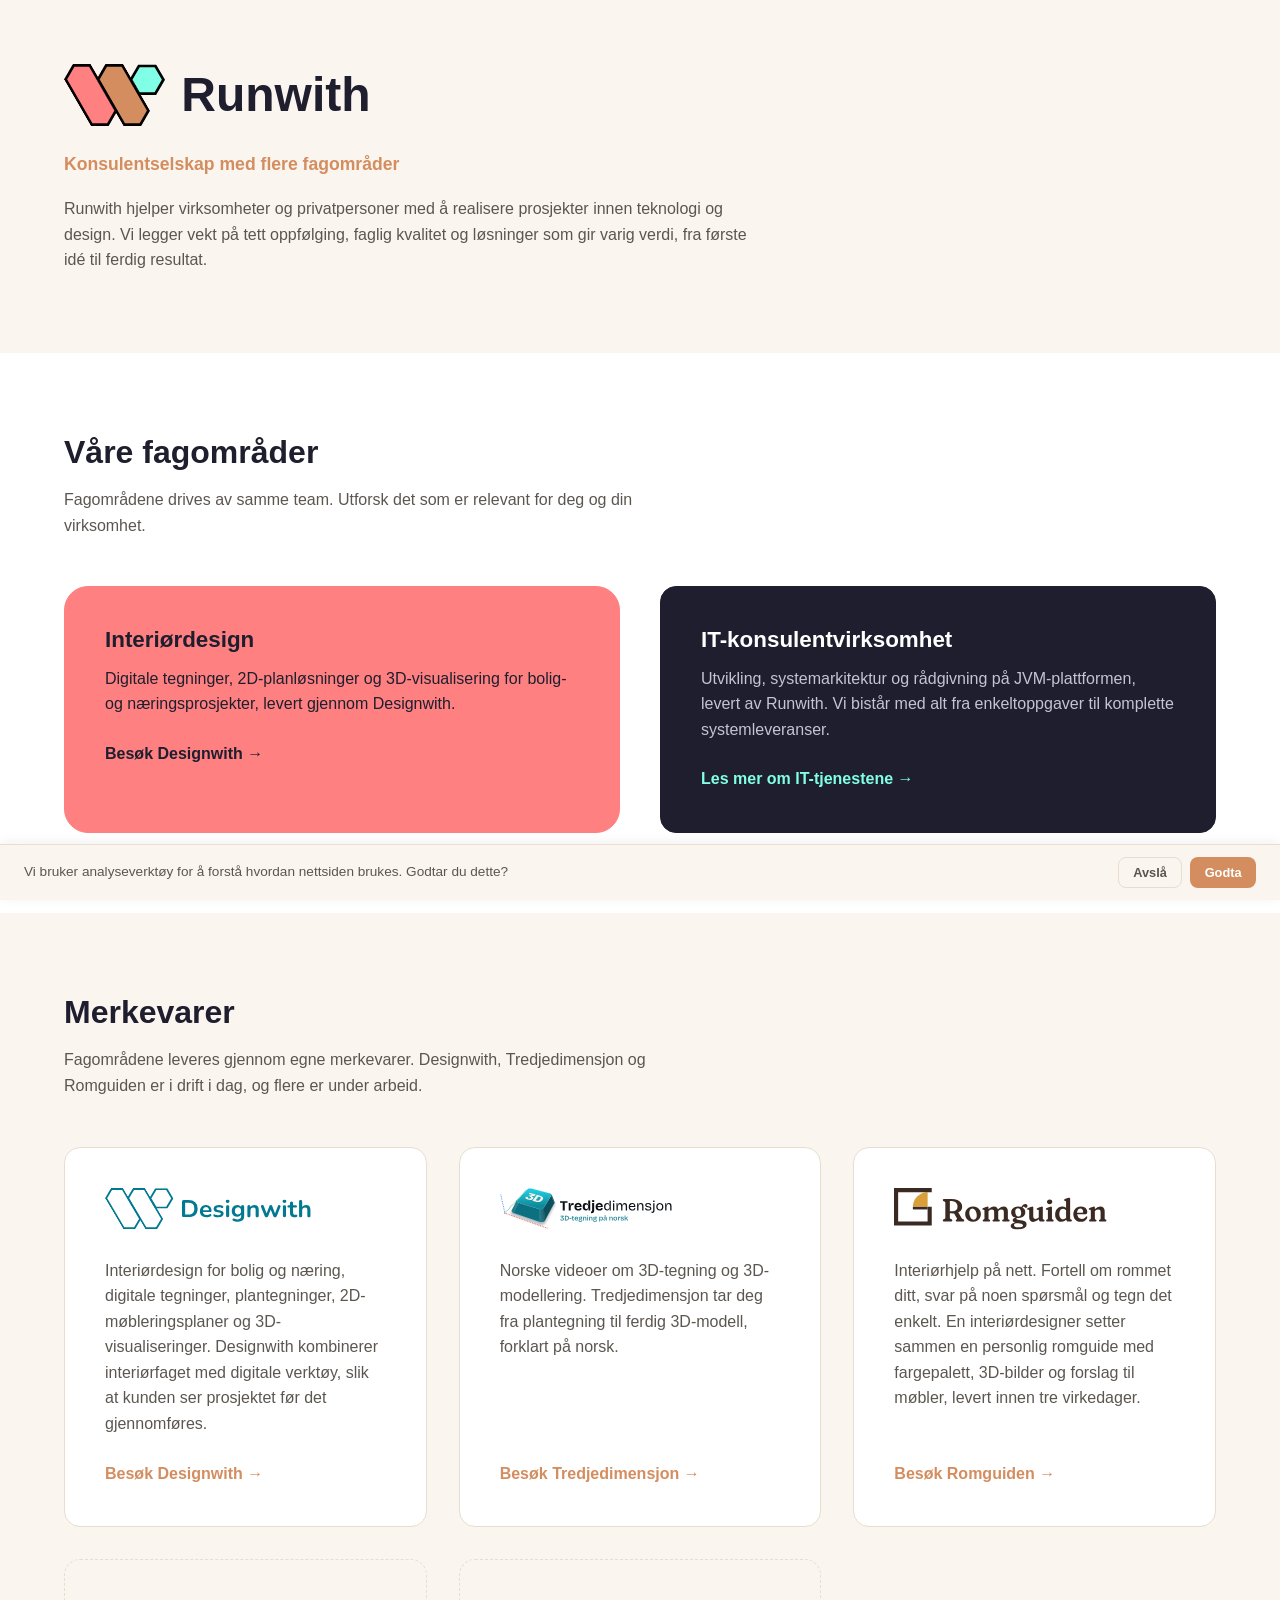
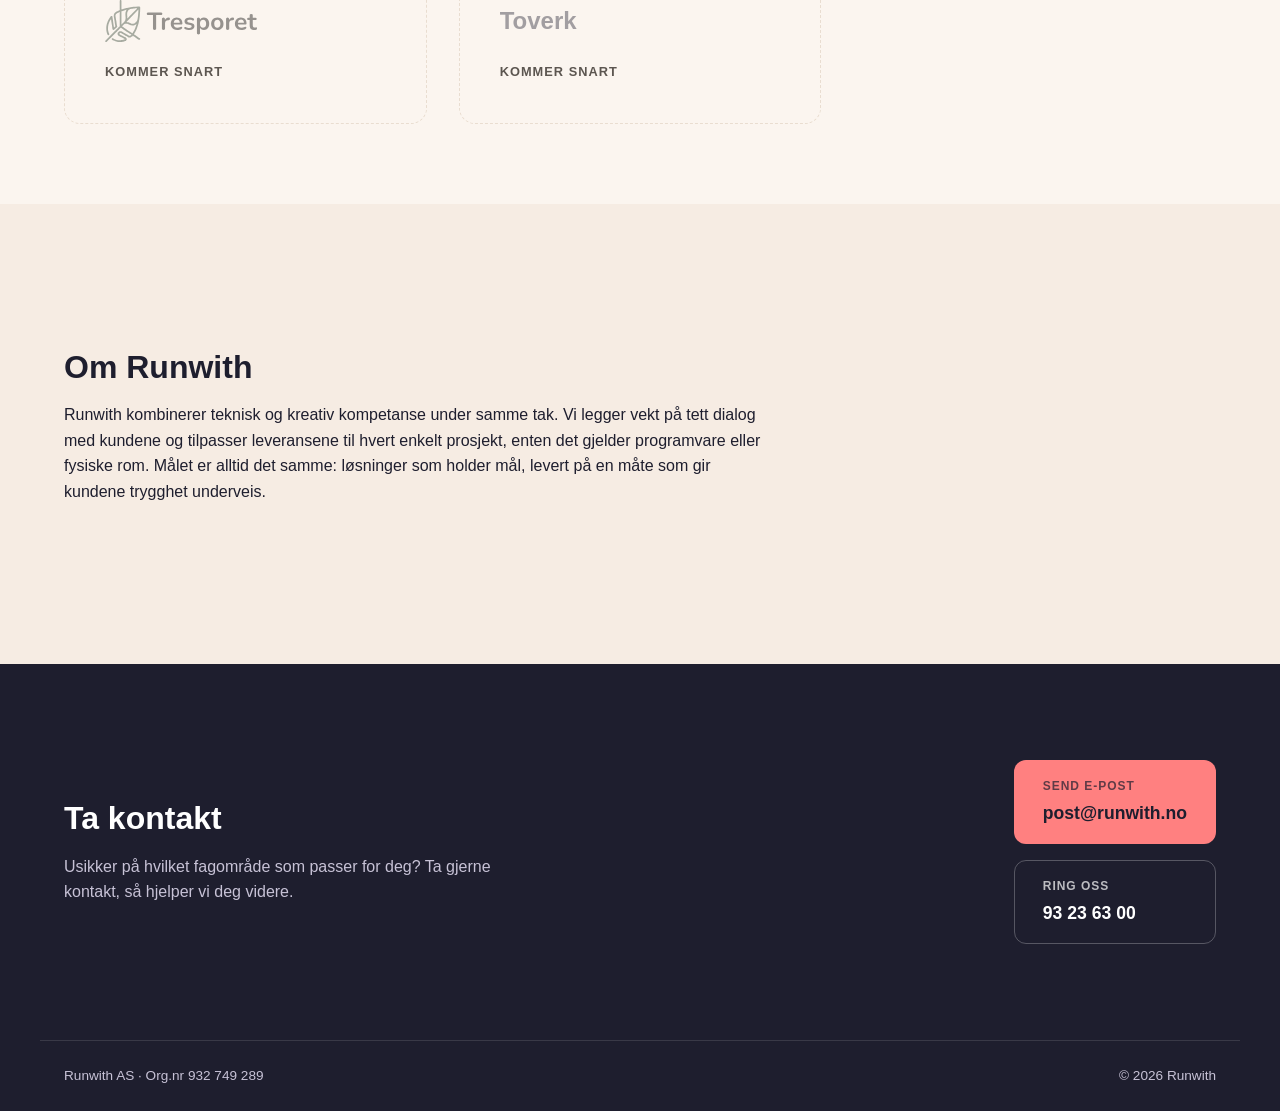
<file: index.html>
<!DOCTYPE html>
<html lang="nb">
<head>
	<meta name="generator" content="Hugo 0.165.0">
  <meta charset="utf-8">
  <meta name="viewport" content="width=device-width, initial-scale=1">
  <title>Runwith</title>
  <meta name="description" content="Runwith er et konsulentselskap med flere fagområder, blant annet IT-konsulentvirksomhet og interiørdesign.">
  <link rel="canonical" href="https://runwith.no/">
<meta name="build-sha" content="03bbdcb35a2221e82fb2ed87e37a9d8ed43ae4a5">
  <link rel="icon" href="/images/favicon.png">
  
  
  <link rel="stylesheet" href="/css/style.301e929e1720c7377758e61aab843194b9a03691318ada21baa365d23708e183.css">
  

  <meta property="og:type" content="website">
  <meta property="og:site_name" content="Runwith">
  <meta property="og:title" content="Runwith">
  <meta property="og:description" content="Runwith er et konsulentselskap med flere fagområder, blant annet IT-konsulentvirksomhet og interiørdesign.">
  <meta property="og:url" content="https://runwith.no/">
  <meta property="og:image" content="https://runwith.no/images/color.fill_.png">
  <meta property="og:locale" content="nb_NO">
  <meta name="twitter:card" content="summary">
  <meta name="twitter:title" content="Runwith">
  <meta name="twitter:description" content="Runwith er et konsulentselskap med flere fagområder, blant annet IT-konsulentvirksomhet og interiørdesign.">
  <meta name="twitter:image" content="https://runwith.no/images/color.fill_.png">

  
  <script type="application/ld+json">
  {
    "@context": "https://schema.org",
    "@type": "Organization",
    "name": "Runwith",
    "url": "https:\/\/runwith.no\/",
    "logo": "https:\/\/runwith.no\/images\/color.fill_.png",
    "email": "post@runwith.no",
    "telephone": "+4793236300",
    "sameAs": ["https:\/\/designwith.no"]
  }
  </script>
  
  
<script>
  window.dataLayer = window.dataLayer || [];
  function gtag() { dataLayer.push(arguments); }

  window.loadAnalytics = function () {
    if (window.gaLoaded) return;
    window.gaLoaded = true;
    var script = document.createElement('script');
    script.async = true;
    script.src = 'https://www.googletagmanager.com/gtag/js?id=G-60W196FGG6';
    document.head.appendChild(script);
    gtag('js', new Date());
    gtag('config', 'G-60W196FGG6');
  };

  if (localStorage.getItem('cookie-consent') === 'accepted') {
    window.loadAnalytics();
  }
</script>


</head>
<body>
  

<header class="hero hero--neutral">
  <div class="hero-inner hero-inner--wide">
    <div class="hero-content">
      
      <h1 class="hero-title">
        <img class="hero-mark" src="/images/runwith-mark.svg" alt=""><span>Runwith</span>
      </h1>
      <p class="lead">Konsulentselskap med flere fagområder</p>
      <p>Runwith hjelper virksomheter og privatpersoner med å realisere prosjekter innen teknologi og design. Vi legger vekt på tett oppfølging, faglig kvalitet og løsninger som gir varig verdi, fra første idé til ferdig resultat.</p>
    </div>
    
  </div>
</header>

<main>
  
  
<section id="areas" class="section section-areas">
  <h2>Våre fagområder</h2>
  <p class="section-intro">Fagområdene drives av samme team. Utforsk det som er relevant for deg og din virksomhet.</p>
  <div class="grid grid-2">
    
    
    
    <a class="card card--panel card--creative" href="https://designwith.no">
      <h3>Interiørdesign</h3>
      <p>Digitale tegninger, 2D-planløsninger og 3D-visualisering for bolig- og næringsprosjekter, levert gjennom Designwith.</p>
      <span class="card-cta">Besøk Designwith →</span>
    </a>
    
    
    
    
    <a class="card card--panel card--dark" href="/it/">
      <h3>IT-konsulentvirksomhet</h3>
      <p>Utvikling, systemarkitektur og rådgivning på JVM-plattformen, levert av Runwith. Vi bistår med alt fra enkeltoppgaver til komplette systemleveranser.</p>
      <span class="card-cta">Les mer om IT-tjenestene →</span>
    </a>
    
    
  </div>
</section>

  

  
  
<section id="brands" class="section section-brands">
  <div class="section-brands-inner">
    <h2>Merkevarer</h2>
    <p class="section-intro">Fagområdene leveres gjennom egne merkevarer. Designwith, Tredjedimensjon og Romguiden er i drift i dag, og flere er under arbeid.</p>
    <div class="brand-grid">
      
      
      
      <a class="brand-card" href="https://designwith.no">
        <img class="brand-logo" src="/images/brands/designwith-lockup.svg" alt="Designwith">
        <p class="brand-desc">Interiørdesign for bolig og næring, digitale tegninger, plantegninger, 2D-møbleringsplaner og 3D-visualiseringer. Designwith kombinerer interiørfaget med digitale verktøy, slik at kunden ser prosjektet før det gjennomføres.</p>
        <span class="card-cta">Besøk Designwith →</span>
      </a>
      
      
      
      
      <a class="brand-card" href="https://tredjedimensjon.no">
        <img class="brand-logo" src="/images/brands/tredjedimensjon-lockup.svg" alt="Tredjedimensjon">
        <p class="brand-desc">Norske videoer om 3D-tegning og 3D-modellering. Tredjedimensjon tar deg fra plantegning til ferdig 3D-modell, forklart på norsk.</p>
        <span class="card-cta">Besøk Tredjedimensjon →</span>
      </a>
      
      
      
      
      <a class="brand-card" href="https://romguiden.no">
        <img class="brand-logo" src="/images/brands/romguiden-lockup.svg" alt="Romguiden">
        <p class="brand-desc">Interiørhjelp på nett. Fortell om rommet ditt, svar på noen spørsmål og tegn det enkelt. En interiørdesigner setter sammen en personlig romguide med fargepalett, 3D-bilder og forslag til møbler, levert innen tre virkedager.</p>
        <span class="card-cta">Besøk Romguiden →</span>
      </a>
      
      
      
      
      <div class="brand-card brand-card--pending">
        
        <img class="brand-logo" src="/images/brands/tresporet-lockup.svg" alt="Tresporet">
        
        <p class="brand-status">Kommer snart</p>
      </div>
      
      
      
      
      <div class="brand-card brand-card--pending">
        
        <p class="brand-wordmark">Toverk</p>
        
        <p class="brand-status">Kommer snart</p>
      </div>
      
      
    </div>
  </div>
</section>

  

  
  
<section id="about" class="section section-alt">
  <div class="split split--text-only">
    <div class="split-content">
      <h2>Om Runwith</h2>
      <p>Runwith kombinerer teknisk og kreativ kompetanse under samme tak. Vi legger vekt på tett dialog med kundene og tilpasser leveransene til hvert enkelt prosjekt, enten det gjelder programvare eller fysiske rom. Målet er alltid det samme: løsninger som holder mål, levert på en måte som gir kundene trygghet underveis.</p>
    </div>
    
  </div>
</section>

  

</main>

<footer class="site-end">
  <div class="site-end-inner">
    
    <div class="site-end-cta">
      <h2>Ta kontakt</h2>
      <p>Usikker på hvilket fagområde som passer for deg? Ta gjerne kontakt, så hjelper vi deg videre.</p>
    </div>
    
    <div class="site-end-actions">
      <a class="btn btn--primary" href="mailto:post@runwith.no">
        <span class="btn-label">Send e-post</span>
        <span class="btn-value">post@runwith.no</span>
      </a>
      
      <a class="btn btn--ghost" href="tel:+4793236300">
        <span class="btn-label">Ring oss</span>
        <span class="btn-value">93 23 63 00</span>
      </a>
      
    </div>
  </div>
  <div class="site-end-meta">
    <p>Runwith AS · Org.nr 932 749 289</p>
    <p>&copy; 2026 <a href="/">Runwith</a></p>
  </div>
</footer>


  
<div id="consent-banner" class="consent-banner" hidden>
  <p>Vi bruker analyseverktøy for å forstå hvordan nettsiden brukes. Godtar du dette?</p>
  <div class="consent-actions">
    <button id="consent-decline" class="consent-btn consent-btn--decline" type="button">Avslå</button>
    <button id="consent-accept" class="consent-btn consent-btn--accept" type="button">Godta</button>
  </div>
</div>
<script>
  (function () {
    var banner = document.getElementById('consent-banner');
    if (!localStorage.getItem('cookie-consent')) {
      banner.hidden = false;
    }
    document.getElementById('consent-accept').addEventListener('click', function () {
      localStorage.setItem('cookie-consent', 'accepted');
      banner.hidden = true;
      if (window.loadAnalytics) window.loadAnalytics();
    });
    document.getElementById('consent-decline').addEventListener('click', function () {
      localStorage.setItem('cookie-consent', 'declined');
      banner.hidden = true;
    });
  })();
</script>


</body>
</html>
</file>
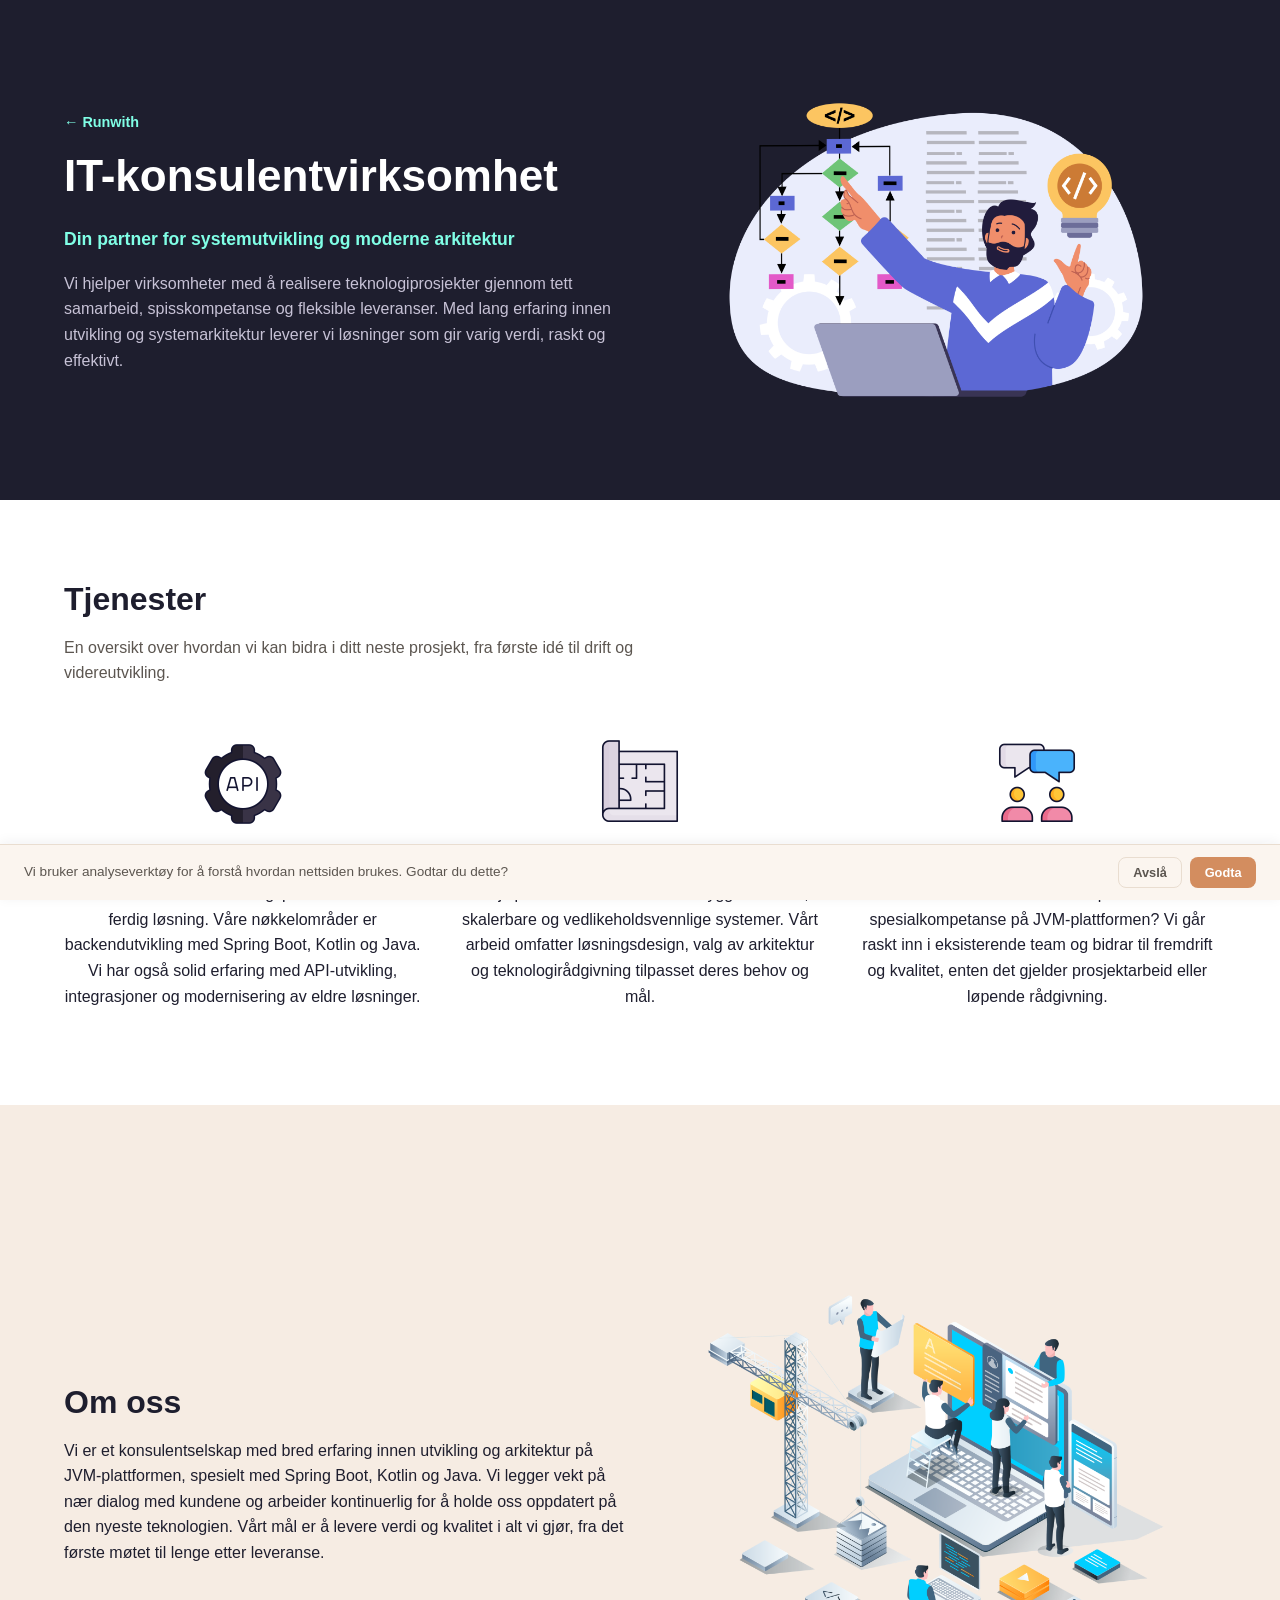
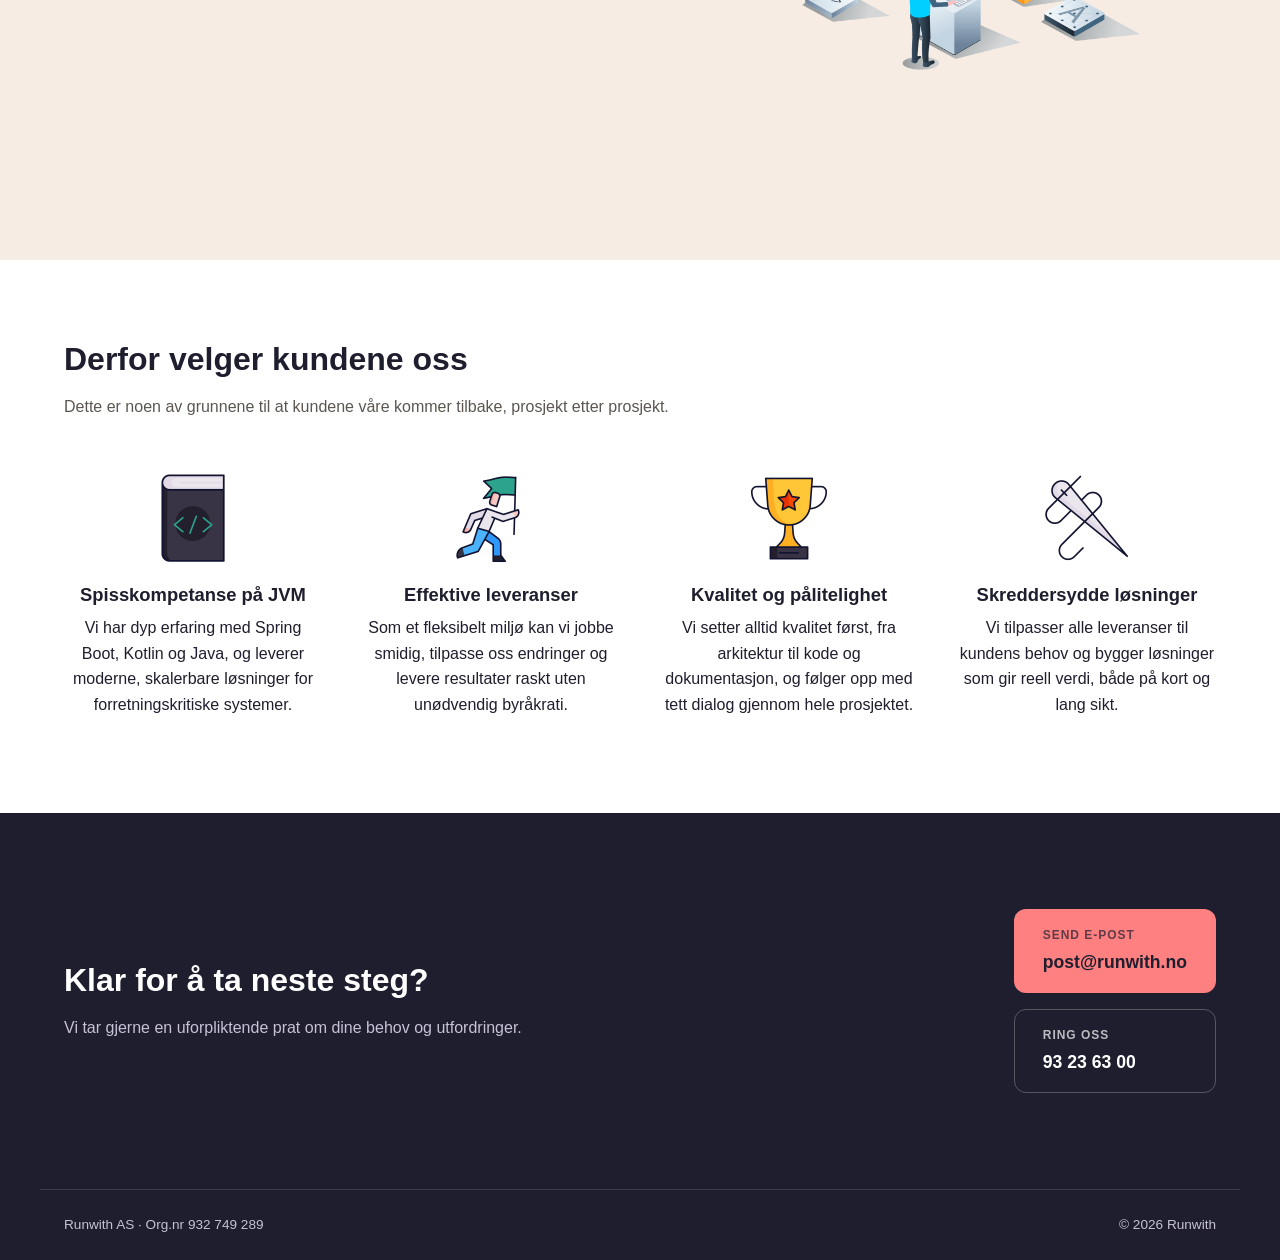
<file: it/index.html>
<!DOCTYPE html>
<html lang="nb">
<head>
  <meta charset="utf-8">
  <meta name="viewport" content="width=device-width, initial-scale=1">
  <title>IT-konsulentvirksomhet · Runwith</title>
  <meta name="description" content="Runwith er et konsulentselskap med spisskompetanse på Spring Boot, Kotlin og Java. Utvikling, systemarkitektur og rådgivning.">
  <link rel="canonical" href="https://runwith.no/it/">
<meta name="build-sha" content="03bbdcb35a2221e82fb2ed87e37a9d8ed43ae4a5">
  <link rel="icon" href="/images/favicon.png">
  
  
  <link rel="stylesheet" href="/css/style.301e929e1720c7377758e61aab843194b9a03691318ada21baa365d23708e183.css">
  

  <meta property="og:type" content="website">
  <meta property="og:site_name" content="Runwith">
  <meta property="og:title" content="IT-konsulentvirksomhet">
  <meta property="og:description" content="Runwith er et konsulentselskap med spisskompetanse på Spring Boot, Kotlin og Java. Utvikling, systemarkitektur og rådgivning.">
  <meta property="og:url" content="https://runwith.no/it/">
  <meta property="og:image" content="https://runwith.no/images/color.fill_.png">
  <meta property="og:locale" content="nb_NO">
  <meta name="twitter:card" content="summary">
  <meta name="twitter:title" content="IT-konsulentvirksomhet">
  <meta name="twitter:description" content="Runwith er et konsulentselskap med spisskompetanse på Spring Boot, Kotlin og Java. Utvikling, systemarkitektur og rådgivning.">
  <meta name="twitter:image" content="https://runwith.no/images/color.fill_.png">

  
  
<script>
  window.dataLayer = window.dataLayer || [];
  function gtag() { dataLayer.push(arguments); }

  window.loadAnalytics = function () {
    if (window.gaLoaded) return;
    window.gaLoaded = true;
    var script = document.createElement('script');
    script.async = true;
    script.src = 'https://www.googletagmanager.com/gtag/js?id=G-60W196FGG6';
    document.head.appendChild(script);
    gtag('js', new Date());
    gtag('config', 'G-60W196FGG6');
  };

  if (localStorage.getItem('cookie-consent') === 'accepted') {
    window.loadAnalytics();
  }
</script>


</head>
<body>
  

<header class="hero">
  <div class="hero-inner">
    <div class="hero-content">
      <p class="eyebrow"><a href="/">← Runwith</a></p>
      <h1>
        <span>IT-konsulentvirksomhet</span>
      </h1>
      <p class="lead">Din partner for systemutvikling og moderne arkitektur</p>
      <p>Vi hjelper virksomheter med å realisere teknologiprosjekter gjennom tett samarbeid, spisskompetanse og fleksible leveranser. Med lang erfaring innen utvikling og systemarkitektur leverer vi løsninger som gir varig verdi, raskt og effektivt.</p>
    </div>
    
    <div class="hero-media">
      <img src="/images/vecteezy_programming-concept-in-modern-flat-design-for-web-man_50908595.eps_-1024x681.png" alt="Illustrasjon av en utvikler som arbeider med systemutvikling">
    </div>
    
  </div>
</header>

<main>
  
  
<section id="services" class="section">
  <h2>Tjenester</h2>
  <p class="section-intro">En oversikt over hvordan vi kan bidra i ditt neste prosjekt, fra første idé til drift og videreutvikling.</p>
  <div class="grid grid-3">
    
    
    
    <div class="card">
      <img class="card-icon" src="/images/wired-lineal-1330-rest-api-hover-machine.png" alt="Utvikling">
      <h3>Utvikling</h3>
      <p>Vi tar ansvar for hele utviklingsprosessen fra idé til ferdig løsning. Våre nøkkelområder er backendutvikling med Spring Boot, Kotlin og Java. Vi har også solid erfaring med API-utvikling, integrasjoner og modernisering av eldre løsninger.</p>
    </div>
    
    
    
    
    <div class="card">
      <img class="card-icon" src="/images/wired-lineal-731-real-estate-building-project-hover-pinch.png" alt="Systemarkitektur">
      <h3>Systemarkitektur</h3>
      <p>Vi hjelper din virksomhet med å bygge fleksible, skalerbare og vedlikeholdsvennlige systemer. Vårt arbeid omfatter løsningsdesign, valg av arkitektur og teknologirådgivning tilpasset deres behov og mål.</p>
    </div>
    
    
    
    
    <div class="card">
      <img class="card-icon" src="/images/wired-lineal-981-consultation-hover-conversation.png" alt="Rådgivning og teamforsterkning">
      <h3>Rådgivning og teamforsterkning</h3>
      <p>Har dere behov for ekstra kapasitet eller spesialkompetanse på JVM-plattformen? Vi går raskt inn i eksisterende team og bidrar til fremdrift og kvalitet, enten det gjelder prosjektarbeid eller løpende rådgivning.</p>
    </div>
    
    
  </div>
</section>

  

  
  
<section id="about" class="section section-alt">
  <div class="split">
    <div class="split-content">
      <h2>Om oss</h2>
      <p>Vi er et konsulentselskap med bred erfaring innen utvikling og arkitektur på JVM-plattformen, spesielt med Spring Boot, Kotlin og Java. Vi legger vekt på nær dialog med kundene og arbeider kontinuerlig for å holde oss oppdatert på den nyeste teknologien. Vårt mål er å levere verdi og kvalitet i alt vi gjør, fra det første møtet til lenge etter leveranse.</p>
    </div>
    
    <div class="split-media">
      <img src="/images/vecteezy_web-developer-and-seo-optimization_.eps_-1024x853.png" alt="Illustrasjon av webutvikling og systemarkitektur">
    </div>
    
  </div>
</section>

  

  
  
<section id="whyus" class="section">
  <h2>Derfor velger kundene oss</h2>
  <p class="section-intro">Dette er noen av grunnene til at kundene våre kommer tilbake, prosjekt etter prosjekt.</p>
  <div class="grid grid-4">
    
    
    
    <div class="card">
      <img class="card-icon" src="/images/wired-lineal-2141-programming-book-hover-pinch.png" alt="Spisskompetanse på JVM">
      <h3>Spisskompetanse på JVM</h3>
      <p>Vi har dyp erfaring med Spring Boot, Kotlin og Java, og leverer moderne, skalerbare løsninger for forretningskritiske systemer.</p>
    </div>
    
    
    
    
    <div class="card">
      <img class="card-icon" src="/images/wired-lineal-2331-first-movers-hover-pinch.png" alt="Effektive leveranser">
      <h3>Effektive leveranser</h3>
      <p>Som et fleksibelt miljø kan vi jobbe smidig, tilpasse oss endringer og levere resultater raskt uten unødvendig byråkrati.</p>
    </div>
    
    
    
    
    <div class="card">
      <img class="card-icon" src="/images/wired-lineal-433-cup-prize-hover-roll.png" alt="Kvalitet og pålitelighet">
      <h3>Kvalitet og pålitelighet</h3>
      <p>Vi setter alltid kvalitet først, fra arkitektur til kode og dokumentasjon, og følger opp med tett dialog gjennom hele prosjektet.</p>
    </div>
    
    
    
    
    <div class="card">
      <img class="card-icon" src="/images/wired-lineal-775-needle-hover-pinch.png" alt="Skreddersydde løsninger">
      <h3>Skreddersydde løsninger</h3>
      <p>Vi tilpasser alle leveranser til kundens behov og bygger løsninger som gir reell verdi, både på kort og lang sikt.</p>
    </div>
    
    
  </div>
</section>

  

</main>

<footer class="site-end">
  <div class="site-end-inner">
    
    <div class="site-end-cta">
      <h2>Klar for å ta neste steg?</h2>
      <p>Vi tar gjerne en uforpliktende prat om dine behov og utfordringer.</p>
    </div>
    
    <div class="site-end-actions">
      <a class="btn btn--primary" href="mailto:post@runwith.no">
        <span class="btn-label">Send e-post</span>
        <span class="btn-value">post@runwith.no</span>
      </a>
      
      <a class="btn btn--ghost" href="tel:+4793236300">
        <span class="btn-label">Ring oss</span>
        <span class="btn-value">93 23 63 00</span>
      </a>
      
    </div>
  </div>
  <div class="site-end-meta">
    <p>Runwith AS · Org.nr 932 749 289</p>
    <p>&copy; 2026 <a href="/">Runwith</a></p>
  </div>
</footer>


  
<div id="consent-banner" class="consent-banner" hidden>
  <p>Vi bruker analyseverktøy for å forstå hvordan nettsiden brukes. Godtar du dette?</p>
  <div class="consent-actions">
    <button id="consent-decline" class="consent-btn consent-btn--decline" type="button">Avslå</button>
    <button id="consent-accept" class="consent-btn consent-btn--accept" type="button">Godta</button>
  </div>
</div>
<script>
  (function () {
    var banner = document.getElementById('consent-banner');
    if (!localStorage.getItem('cookie-consent')) {
      banner.hidden = false;
    }
    document.getElementById('consent-accept').addEventListener('click', function () {
      localStorage.setItem('cookie-consent', 'accepted');
      banner.hidden = true;
      if (window.loadAnalytics) window.loadAnalytics();
    });
    document.getElementById('consent-decline').addEventListener('click', function () {
      localStorage.setItem('cookie-consent', 'declined');
      banner.hidden = true;
    });
  })();
</script>


</body>
</html>
</file>
<file: css/style.301e929e1720c7377758e61aab843194b9a03691318ada21baa365d23708e183.css>
:root {
  --coral: #ff8080;
  --terracotta: #d38d5f;
  --mint: #80ffe6;
  --mint-deep: #12a58a;
  --text: #1e1e2e;
  --text-muted: #5c5650;
  --text-on-dark-muted: #c7c2d6;
  --paper: #fbf5ef;
  --bg-alt: #f6ece3;
  --border: #e9ddd0;
  --max-width: 1200px;
  font-family: -apple-system, BlinkMacSystemFont, "Segoe UI", Roboto, Helvetica, Arial, sans-serif;
}

* { box-sizing: border-box; }

body {
  margin: 0;
  color: var(--text);
  line-height: 1.6;
}

h1, h2, h3 {
  line-height: 1.2;
  margin: 0 0 0.5em;
}

h2 { font-size: 2rem; }
h3 { font-size: 1.15rem; }

p { margin: 0 0 1em; }

a { color: inherit; }

img { max-width: 100%; display: block; }

.section {
  padding: 5rem 1.5rem;
  max-width: var(--max-width);
  margin: 0 auto;
}

.section-alt {
  max-width: none;
  background: var(--bg-alt);
}

.section-alt > .split {
  max-width: var(--max-width);
  margin: 0 auto;
}

.hero {
  background: var(--text);
  color: #fff;
}

.hero .lead { color: var(--mint); }
.hero p { color: var(--text-on-dark-muted); }

.hero--neutral {
  background: var(--paper);
  color: var(--text);
}

.hero--neutral .lead { color: var(--terracotta); }
.hero--neutral p { color: var(--text-muted); }

.hero-inner {
  max-width: var(--max-width);
  margin: 0 auto;
  padding: 4rem 1.5rem;
  display: grid;
  grid-template-columns: 1fr 1fr;
  gap: 2rem;
  align-items: center;
}

.hero-inner--wide { grid-template-columns: 1fr; }
.hero-inner--wide .hero-content { max-width: 44rem; }

.eyebrow {
  font-size: 0.9rem;
  font-weight: 700;
  margin-bottom: 1rem;
}

.eyebrow a { color: var(--mint); text-decoration: none; }
.eyebrow a:hover { text-decoration: underline; }

.hero .hero-title {
  display: flex;
  align-items: center;
  gap: 1rem;
  font-size: 3rem;
}

.hero-mark {
  height: 1.3em;
  width: auto;
  flex-shrink: 0;
}

.hero h1 { font-size: 2.75rem; }

.hero .lead {
  font-weight: 700;
  font-size: 1.1rem;
}

.split {
  display: grid;
  grid-template-columns: 1fr 1fr;
  gap: 2rem;
  align-items: center;
  padding: 4rem 1.5rem;
}

.split.split--text-only { grid-template-columns: 1fr; }
.split.split--text-only .split-content { max-width: 44rem; }

.grid {
  display: grid;
  gap: 2.5rem;
  margin-top: 3rem;
}

.grid-2 { grid-template-columns: repeat(2, 1fr); }
.grid-3 { grid-template-columns: repeat(3, 1fr); }
.grid-4 { grid-template-columns: repeat(4, 1fr); }

.card { text-align: center; }

.card-icon {
  width: 100px;
  margin: 0 auto 1rem;
}

.section-intro {
  max-width: 640px;
  color: var(--text-muted);
}

.card--panel {
  display: block;
  text-align: left;
  padding: 2.5rem;
  border-radius: 16px;
  background: var(--bg-alt);
  border: 1px solid var(--border);
  text-decoration: none;
  transition: transform 0.15s ease, box-shadow 0.15s ease;
}

.card--panel:hover {
  transform: translateY(-2px);
  box-shadow: 0 10px 24px rgba(30, 30, 46, 0.1);
}

.card--panel.card--dark {
  background: var(--text);
  border-color: var(--text);
  color: #fff;
}

.card--panel.card--dark p { color: var(--text-on-dark-muted); }

.card--panel.card--creative {
  background: var(--coral);
  border-color: var(--coral);
  border-radius: 24px;
  color: var(--text);
}

.card--panel h3 { font-size: 1.4rem; }

.card-cta {
  display: inline-block;
  margin-top: 0.5rem;
  font-weight: 700;
}

.card--panel.card--dark .card-cta { color: var(--mint); }
.card--panel.card--creative .card-cta { color: var(--text); }
.card--panel:not(.card--dark):not(.card--creative) .card-cta { color: var(--terracotta); }

.card--panel:hover .card-cta { text-decoration: underline; }

.section-brands {
  max-width: none;
  padding-inline: 0;
  background: var(--paper);
}

.section-brands-inner {
  max-width: var(--max-width);
  margin: 0 auto;
  padding-inline: 1.5rem;
}

.brand-grid {
  display: grid;
  grid-template-columns: repeat(3, 1fr);
  gap: 2rem;
  margin-top: 3rem;
}

.brand-card {
  display: flex;
  flex-direction: column;
  align-items: flex-start;
  padding: 2.5rem;
  border-radius: 16px;
  background: #fff;
  border: 1px solid var(--border);
  text-decoration: none;
  transition: transform 0.15s ease, box-shadow 0.15s ease;
}

a.brand-card:hover {
  transform: translateY(-2px);
  box-shadow: 0 10px 24px rgba(30, 30, 46, 0.1);
}

.brand-logo {
  height: 42px;
  width: auto;
  max-width: 100%;
  object-fit: contain;
  object-position: left center;
  margin-bottom: 1.75rem;
}

.brand-wordmark {
  display: flex;
  align-items: center;
  height: 42px;
  margin: 0 0 1.75rem;
  font-size: 1.5rem;
  font-weight: 700;
  line-height: 1;
}

.brand-desc {
  color: var(--text-muted);
  margin-bottom: 1.5rem;
}

a.brand-card .card-cta {
  margin-top: auto;
  color: var(--terracotta);
}

a.brand-card:hover .card-cta { text-decoration: underline; }

.brand-card--pending {
  background: transparent;
  border-style: dashed;
}

.brand-card--pending .brand-logo,
.brand-card--pending .brand-wordmark {
  opacity: 0.4;
  margin-bottom: 1.25rem;
}

.brand-status {
  margin: 0;
  font-size: 0.8rem;
  font-weight: 700;
  letter-spacing: 0.08em;
  text-transform: uppercase;
  color: var(--text-muted);
}

.consent-banner {
  position: fixed;
  bottom: 0;
  left: 0;
  right: 0;
  z-index: 100;
  background: var(--paper);
  color: var(--text);
  border-top: 1px solid var(--border);
  box-shadow: 0 -2px 12px rgba(30, 30, 46, 0.06);
  padding: 0.75rem 1.5rem;
  display: flex;
  flex-wrap: wrap;
  align-items: center;
  justify-content: space-between;
  gap: 1rem;
}

.consent-banner[hidden] { display: none; }

.consent-banner p {
  margin: 0;
  max-width: 640px;
  color: var(--text-muted);
  font-size: 0.85rem;
}

.consent-actions {
  display: flex;
  gap: 0.5rem;
  flex-shrink: 0;
}

.consent-btn {
  border: none;
  border-radius: 8px;
  padding: 0.45rem 0.9rem;
  font-weight: 700;
  font-size: 0.8rem;
  cursor: pointer;
}

.consent-btn--accept { background: var(--terracotta); color: #fff; }

.consent-btn--decline {
  background: transparent;
  color: var(--text-muted);
  border: 1px solid var(--border);
}

.site-end {
  background: var(--text);
  color: #fff;
}

.site-end-inner {
  max-width: var(--max-width);
  margin: 0 auto;
  padding: 6rem 1.5rem;
  display: grid;
  grid-template-columns: 1fr auto;
  gap: 3rem;
  align-items: center;
}

.site-end-cta { max-width: 30rem; }
.site-end-cta h2 { color: #fff; }
.site-end-cta p { color: var(--text-on-dark-muted); margin: 0; }

.site-end-actions {
  display: flex;
  flex-direction: column;
  gap: 1rem;
}

.btn {
  display: block;
  padding: 1rem 1.75rem;
  border-radius: 12px;
  border: 1px solid transparent;
  text-decoration: none;
  white-space: nowrap;
  transition: transform 0.15s ease, background 0.15s ease, border-color 0.15s ease;
}

.btn:hover { transform: translateY(-2px); }

.btn-label {
  display: block;
  font-size: 0.75rem;
  font-weight: 700;
  letter-spacing: 0.08em;
  text-transform: uppercase;
  opacity: 0.7;
}

.btn-value {
  display: block;
  font-size: 1.1rem;
  font-weight: 700;
  margin-top: 0.15rem;
}

.btn--primary {
  background: var(--coral);
  color: var(--text);
}

.btn--primary:hover { background: #ff9494; }

.btn--ghost {
  border-color: rgba(255, 255, 255, 0.25);
  color: #fff;
}

.btn--ghost:hover {
  background: rgba(255, 255, 255, 0.06);
  border-color: rgba(255, 255, 255, 0.5);
}

.btn:focus-visible {
  outline: 3px solid var(--mint);
  outline-offset: 3px;
}

.site-end-meta {
  border-top: 1px solid rgba(255, 255, 255, 0.12);
  max-width: var(--max-width);
  margin: 0 auto;
  padding: 1.5rem;
  display: flex;
  flex-wrap: wrap;
  justify-content: space-between;
  gap: 0.5rem 1.5rem;
  font-size: 0.85rem;
  color: var(--text-on-dark-muted);
}

.site-end-meta p { margin: 0; }
.site-end-meta a { text-decoration: none; }
.site-end-meta a:hover { text-decoration: underline; }

@media (max-width: 900px) {
  .hero-inner, .split { grid-template-columns: 1fr; }
  .site-end-inner { grid-template-columns: 1fr; gap: 2.5rem; padding: 4rem 1.5rem; }
  .hero-media, .split-media { order: -1; }
  .grid-3, .grid-4, .brand-grid { grid-template-columns: repeat(2, 1fr); }
}

@media (max-width: 560px) {
  .grid-2, .grid-3, .grid-4, .brand-grid { grid-template-columns: 1fr; }
  .brand-card { padding: 1.75rem; }
  .brand-logo, .brand-wordmark { height: 36px; }
  .hero h1, .hero .hero-title { font-size: 2.1rem; }
  .consent-banner { flex-direction: column; align-items: stretch; }
  .consent-actions { justify-content: stretch; }
  .consent-btn { flex: 1; }
}
</file>
